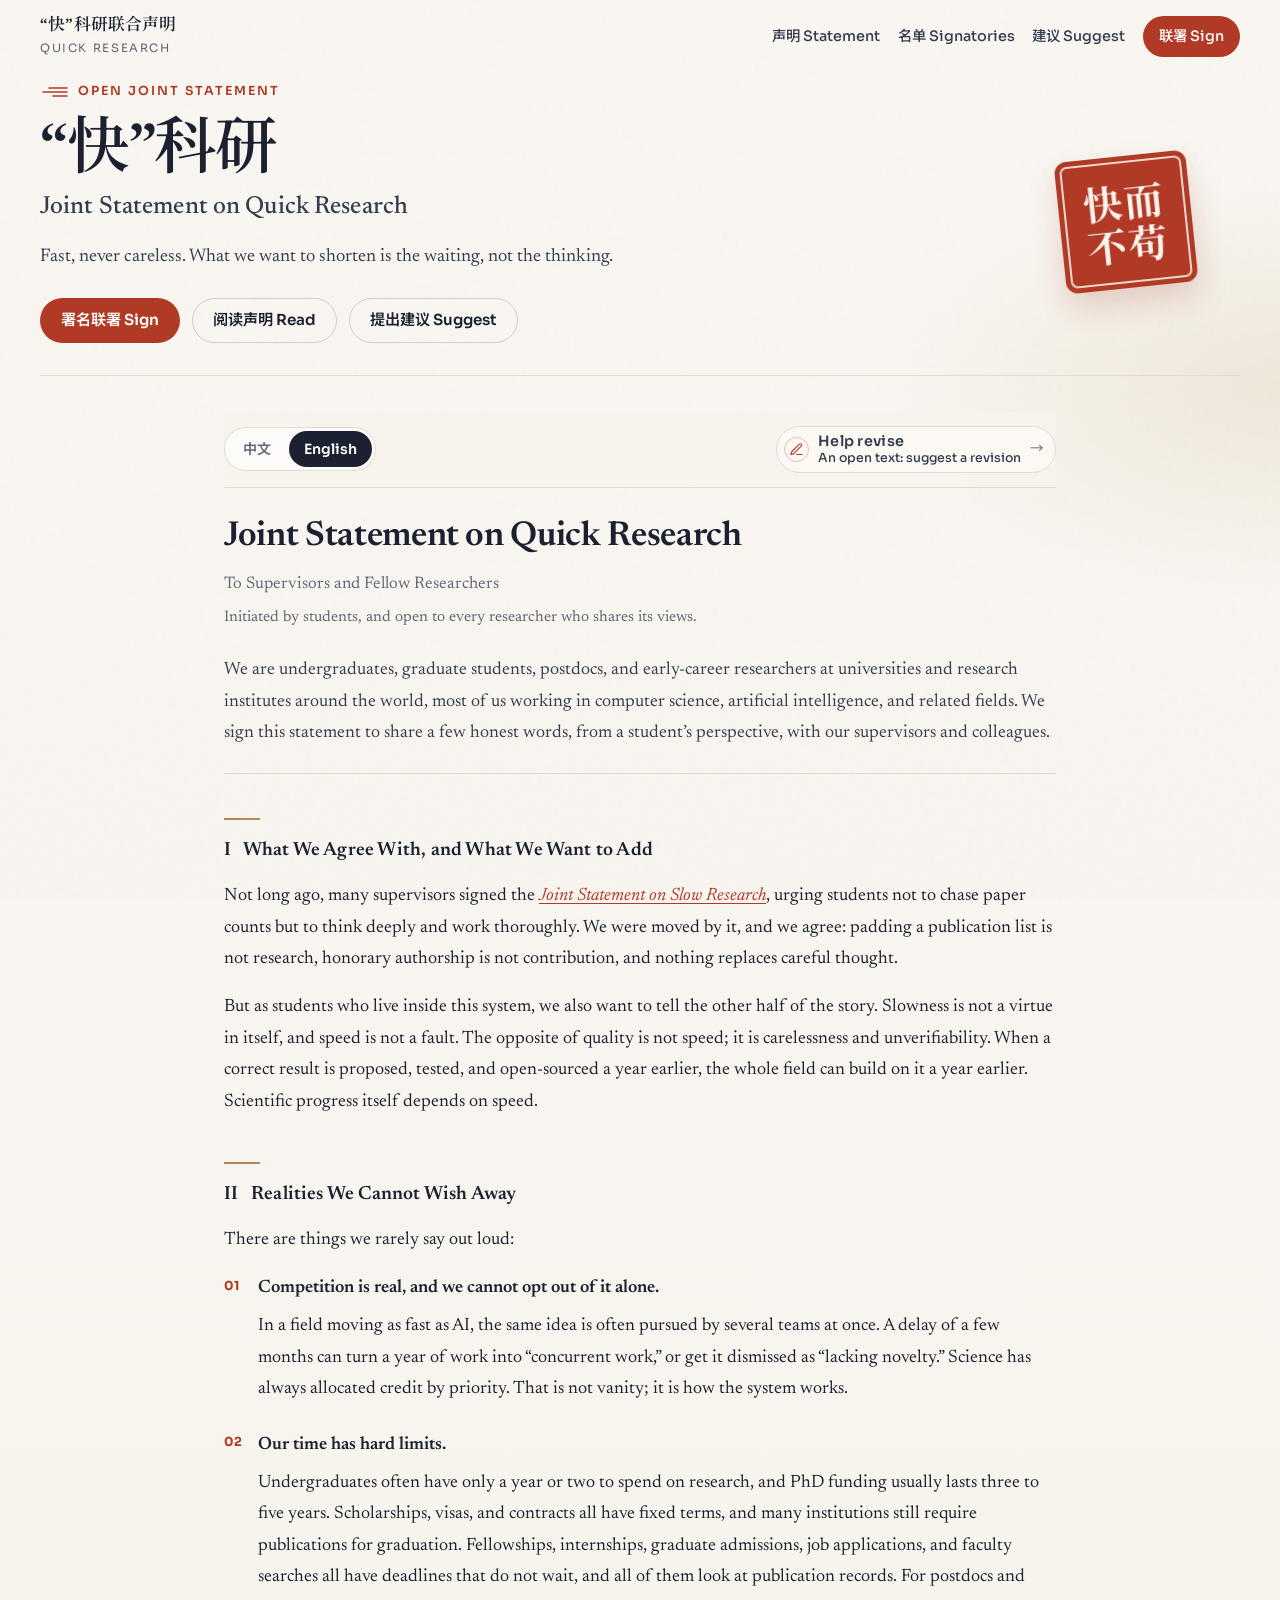
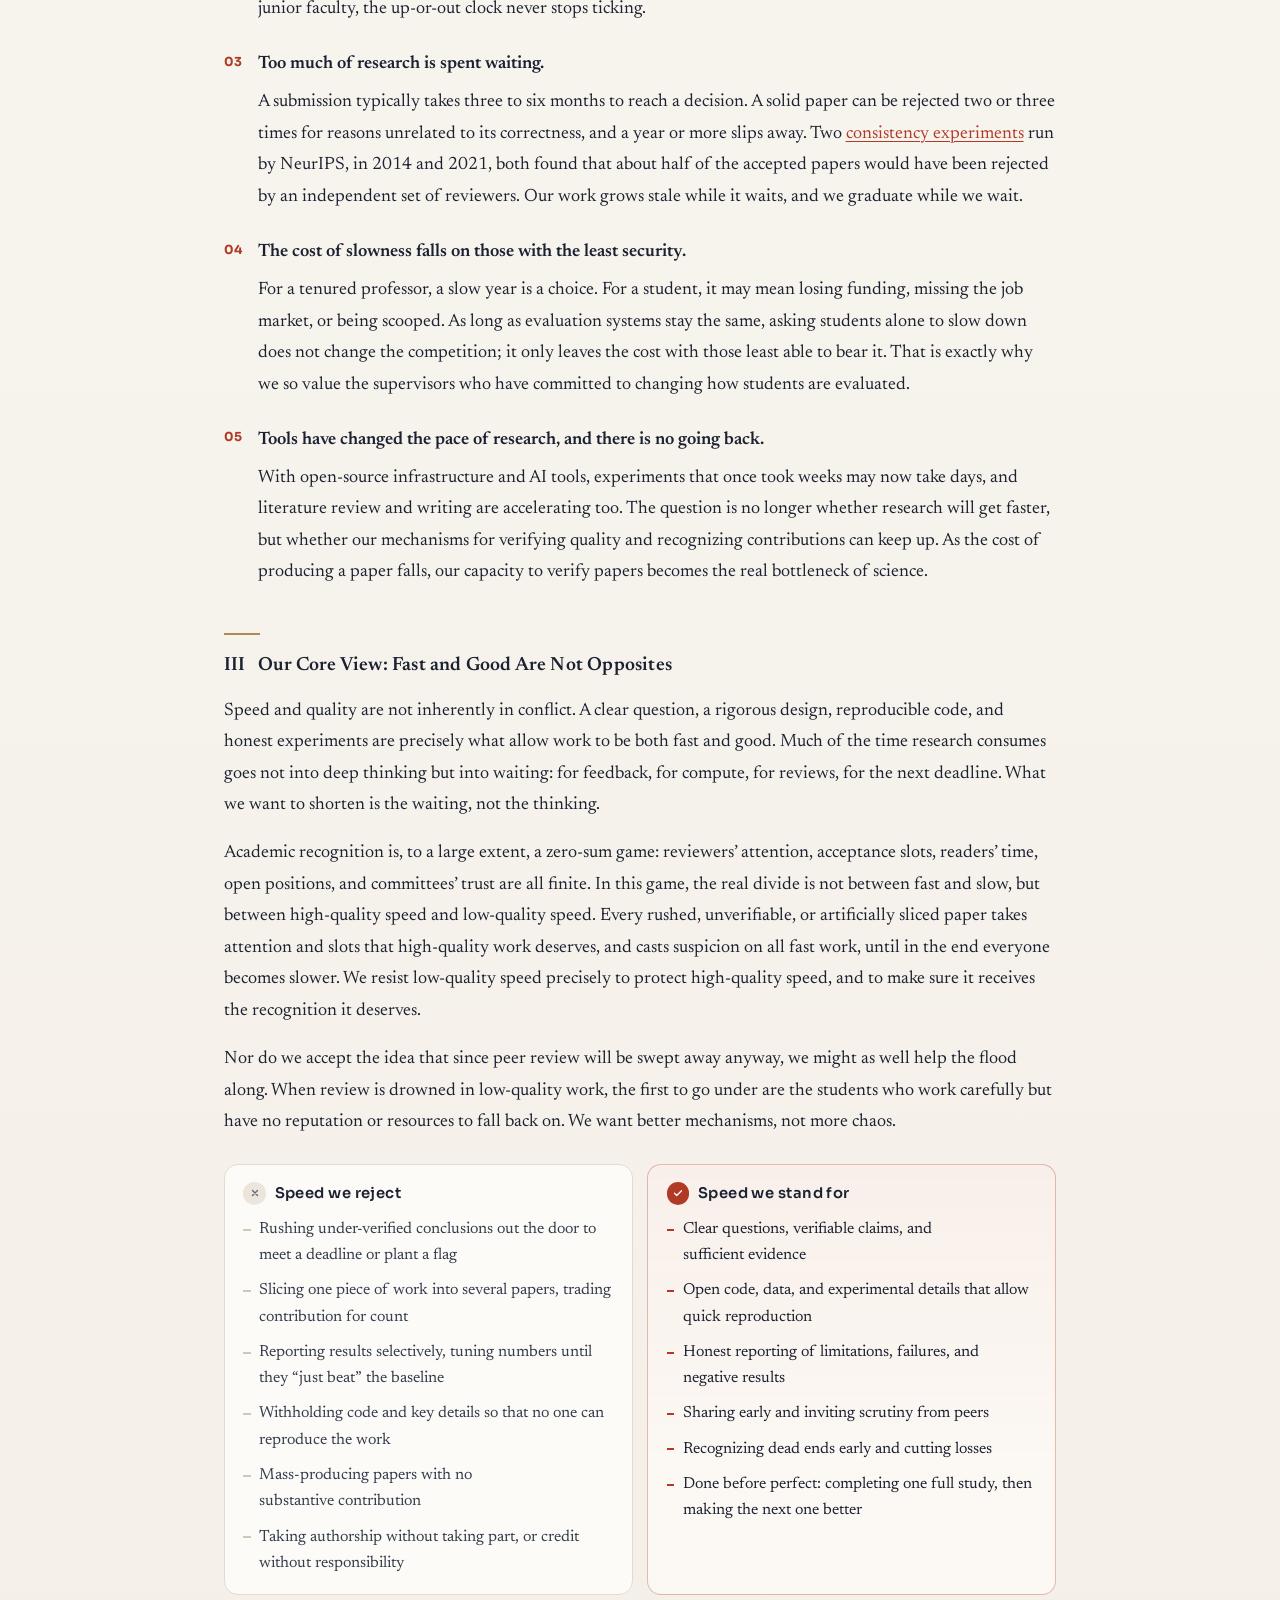
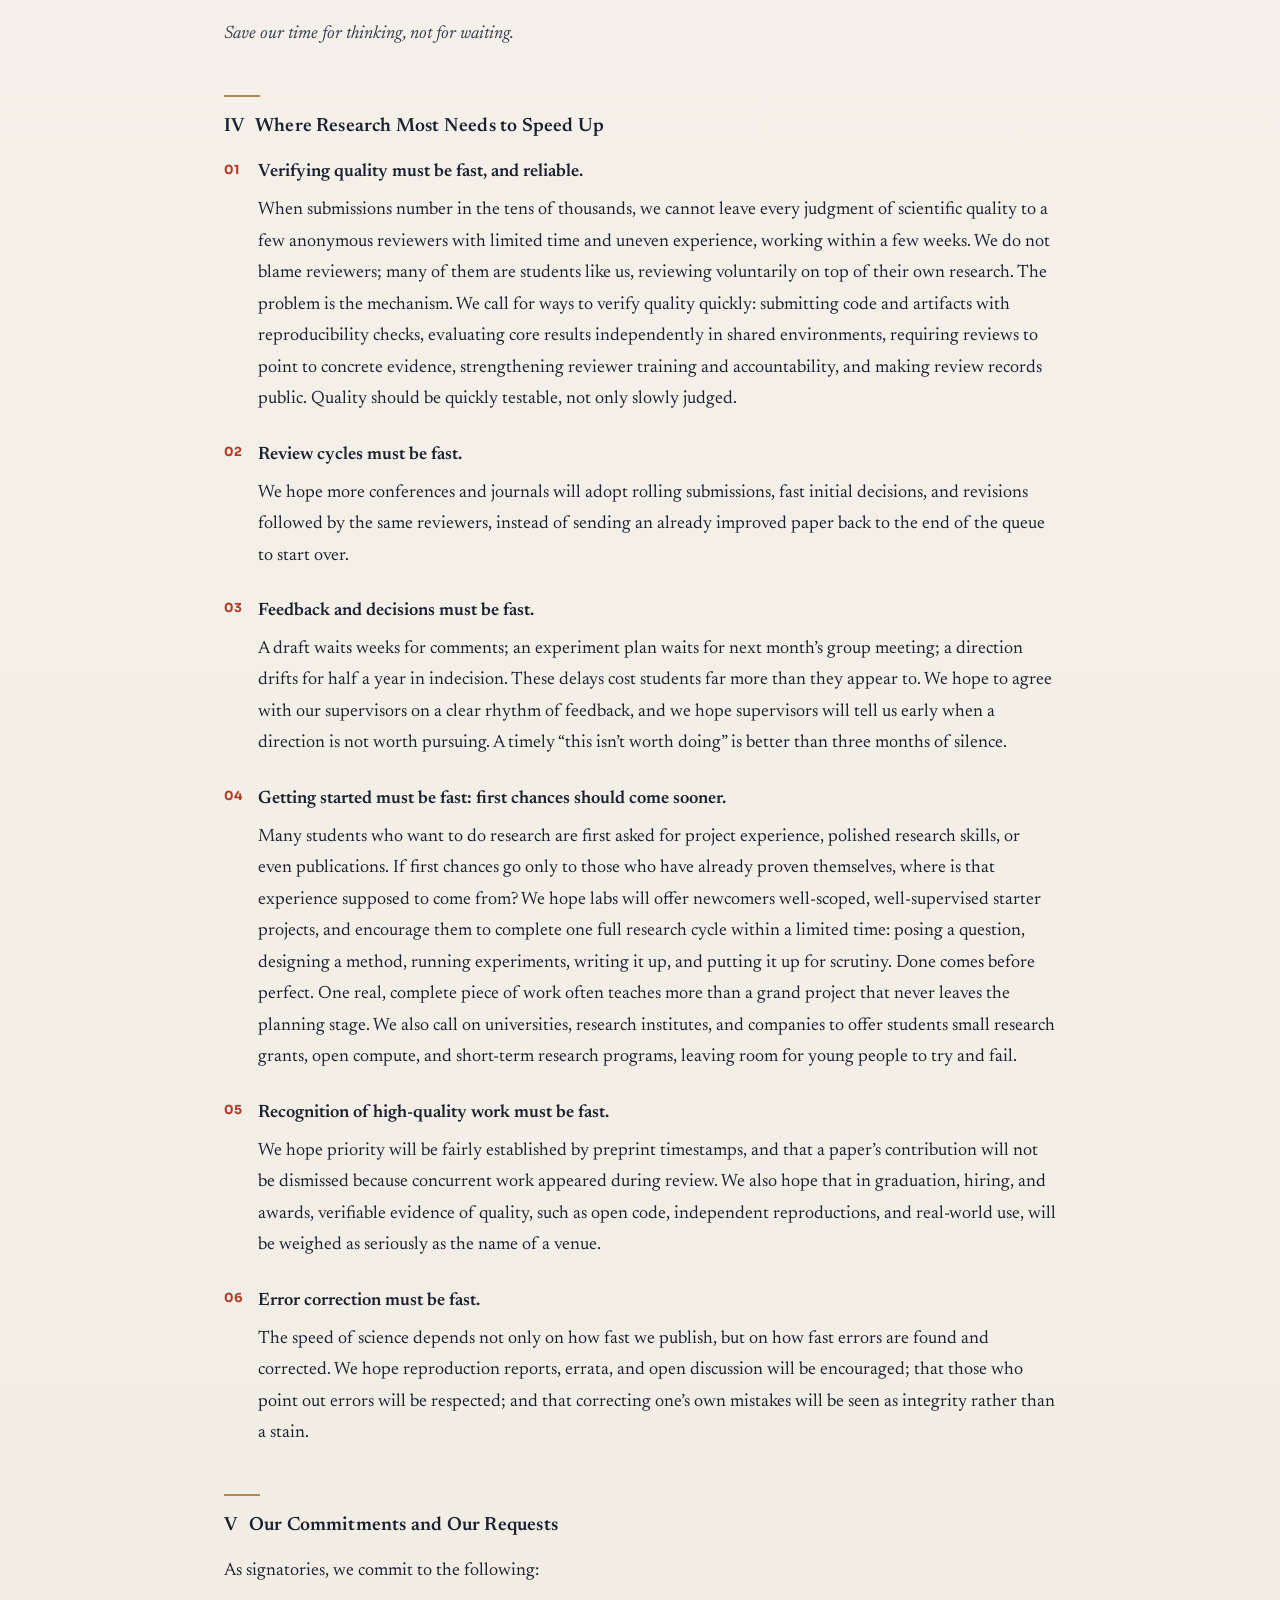
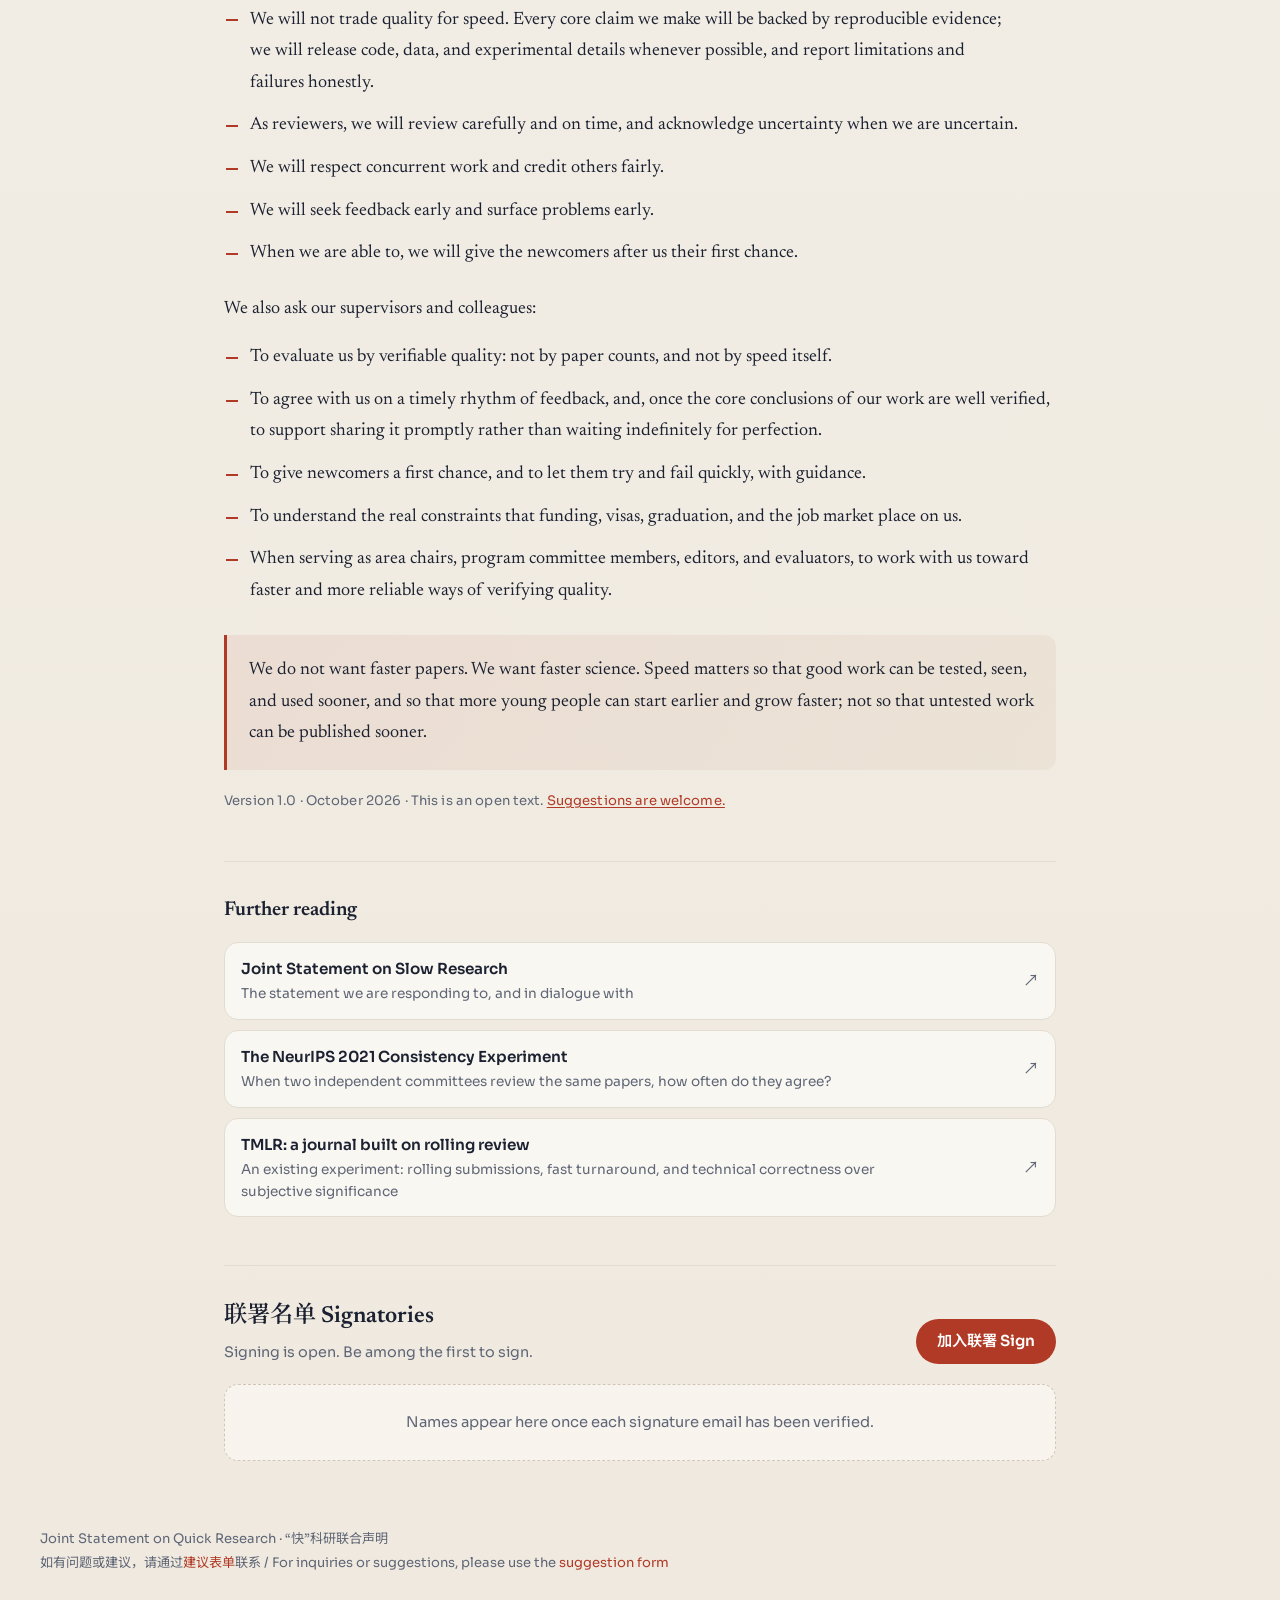
<file: index.html>
<!doctype html>
<html lang="zh-CN">
<head>
  <meta charset="utf-8">
  <meta name="viewport" content="width=device-width, initial-scale=1">
  <title>“快”科研联合声明 · Joint Statement on Quick Research</title>
  <meta name="description" content="“快”科研联合声明 / Joint Statement on Quick Research：致各位导师与科研工作者。快而不苟——我们想缩短的是等待，而不是思考。">
  <meta property="og:type" content="website">
  <meta property="og:url" content="https://quickresearch.github.io/">
  <meta property="og:title" content="“快”科研联合声明 · Joint Statement on Quick Research">
  <meta property="og:description" content="快而不苟：我们想缩短的是等待，而不是思考。Fast, never careless: shorten the waiting, not the thinking.">
  <meta name="theme-color" content="#f5f1ea">
  <link rel="icon" href="static/favicon.svg" type="image/svg+xml">
  <link rel="preconnect" href="https://fonts.googleapis.com">
  <link rel="preconnect" href="https://fonts.gstatic.com" crossorigin>
  <link rel="stylesheet" href="https://fonts.googleapis.com/css2?family=Newsreader:ital,opsz,wght@0,6..72,400;0,6..72,500;0,6..72,600;1,6..72,400;1,6..72,500&family=Noto+Sans+SC:wght@400;500;600;700&family=Noto+Serif+SC:wght@500;600;700&family=Sora:wght@400;500;600;700&display=swap" media="print" onload="this.media='all'">
  <noscript><link rel="stylesheet" href="https://fonts.googleapis.com/css2?family=Newsreader:ital,opsz,wght@0,6..72,400;0,6..72,500;0,6..72,600;1,6..72,400;1,6..72,500&family=Noto+Sans+SC:wght@400;500;600;700&family=Noto+Serif+SC:wght@500;600;700&family=Sora:wght@400;500;600;700&display=swap"></noscript>
  <link rel="stylesheet" href="static/style.css">
  <script src="static/signatories.js" defer></script>
  <script src="static/main.js" defer></script>
</head>
<body>
  <div class="site">
    <header class="masthead">
      <div class="topbar">
        <a class="brand" href="./">
          <span class="brand-mark">“快”科研联合声明</span>
          <span class="brand-sub">Quick Research</span>
        </a>
        <nav class="nav" aria-label="Primary">
          <a href="#statement">声明 Statement</a>
          <a href="#list">名单 Signatories</a>
          <a href="sign.html?mode=suggest">建议 Suggest</a>
          <a class="nav-cta" href="sign.html">联署 Sign</a>
        </nav>
      </div>
    </header>

    <section class="hero" aria-label="Introduction">
      <div class="hero-inner">
        <p class="hero-kicker">
          <svg viewBox="0 0 28 12" width="28" height="12" fill="none" aria-hidden="true">
            <path d="M9 2h18M3 6h24M13 10h14" stroke="currentColor" stroke-width="1.6" stroke-linecap="round"/>
          </svg>
          Open joint statement
        </p>
        <h1 class="hero-brand">
          “快”科研
          <span class="hero-brand-en">Joint Statement on Quick Research</span>
        </h1>
        <p class="hero-lead" data-i18n-zh="快而不苟。我们想缩短的是等待，而不是思考。" data-i18n-en="Fast, never careless. What we want to shorten is the waiting, not the thinking.">快而不苟。我们想缩短的是等待，而不是思考。</p>
        <div class="hero-actions">
          <a class="btn btn-primary" href="sign.html">署名联署 Sign</a>
          <a class="btn btn-ghost" href="#statement">阅读声明 Read</a>
          <a class="btn btn-ghost" href="sign.html?mode=suggest">提出建议 Suggest</a>
        </div>
      </div>
      <div class="seal" aria-hidden="true"><span>快而不苟</span></div>
    </section>

    <div class="rail">
      <div class="reader" id="statement">
        <div class="lang-dock">
          <div class="lang-tabs" role="tablist" aria-label="Language">
            <button type="button" class="lang-tab active" data-lang="zh" role="tab" aria-selected="true" aria-controls="panel-zh" id="tab-zh">中文</button>
            <button type="button" class="lang-tab" data-lang="en" role="tab" aria-selected="false" aria-controls="panel-en" id="tab-en" tabindex="-1">English</button>
          </div>
          <a
            class="revise-chip"
            href="sign.html?mode=suggest"
            data-aria-zh="参与修订：这是一份开放的文本，欢迎提出修改建议"
            data-aria-en="Help revise: this is an open text, and suggestions are welcome"
            aria-label="参与修订：这是一份开放的文本，欢迎提出修改建议"
          >
            <span class="revise-chip-icon" aria-hidden="true">
              <svg viewBox="0 0 24 24" width="15" height="15" fill="none" stroke="currentColor" stroke-width="1.7" stroke-linecap="round" stroke-linejoin="round">
                <path d="M12 20h9"/>
                <path d="M16.5 3.5a2.12 2.12 0 0 1 3 3L7 19l-4 1 1-4z"/>
              </svg>
            </span>
            <span class="revise-chip-text">
              <span class="revise-chip-label" data-i18n-zh="参与修订" data-i18n-en="Help revise">参与修订</span>
              <span class="revise-chip-title" data-i18n-zh="开放文本，欢迎提出修改建议" data-i18n-en="An open text: suggest a revision">开放文本，欢迎提出修改建议</span>
            </span>
            <span class="revise-chip-arrow" aria-hidden="true">→</span>
          </a>
        </div>

        <div class="lang-panel active" data-panel="zh" id="panel-zh" role="tabpanel" aria-labelledby="tab-zh">
          <article class="statement-doc" lang="zh-CN">
            <header class="doc-head">
              <h1>“快”科研联合声明</h1>
              <p class="subtitle"><strong><span class="zh-dash">——</span>致各位导师与科研工作者</strong></p>
              <p class="subtitle-note">（本声明由学生发起，也欢迎所有认同其理念的科研工作者联署）</p>
              <p class="lead">
                我们是一群来自国内外高校与科研院所的本科生、研究生、博士后与青年科研工作者，大多从事计算机科学、人工智能及相关领域的研究。我们共同签署这份声明，想从学生的视角，和各位导师与同行说几句真心话。
              </p>
            </header>

            <h2>一、我们认同的，与我们想补充的</h2>
            <p>
              不久前，许多导师联署了<a href="https://gaplab.cuhk.edu.cn/slow_research/" target="_blank" rel="noopener noreferrer">《学生“慢”科研联合声明》</a>，提醒我们不要以论文数量为目标，要把问题想深、把工作做透。我们读后深受触动，也由衷认同：灌水不是科研，挂名不是贡献，思考无可替代。
            </p>
            <p>
              但作为身处其中的学生，我们也想说出另一半真实：慢本身不是美德，快本身也不是过错。质量的反面不是速度，而是草率与无法验证。一个正确的结果早一年被提出、被检验、被开源，整个领域就能早一年站在它的肩膀上前进。科学的进步，本身就需要速度。
            </p>

            <h2>二、我们无法回避的现实</h2>
            <p>有些话，我们平时很少说出口：</p>
            <ol class="points">
              <li>
                <strong>竞争是真实的，我们无法单方面退出。</strong>
                在人工智能这样日新月异的领域，同一个想法常常有多个团队在同时推进。晚几个月，一整年的心血就可能沦为“同期工作”，甚至被评价为“缺乏新意”。科学界历来以优先权分配荣誉<span class="zh-dash">——</span>这不是虚荣，而是规则本身。
              </li>
              <li>
                <strong>我们的时间有明确的边界。</strong>
                本科阶段真正能投入科研的时间往往只有一两年，博士阶段的资助通常也只有三到五年；奖学金、签证与合同都有固定期限，不少院校仍有硬性的发表毕业要求；评奖、实习、升学、求职与教职申请都有不等人的截止日期，也都要看发表记录。对博士后与青年教师而言，“非升即走”的考核同样有一只从不停摆的时钟。
              </li>
              <li>
                <strong>等待，占据了科研中太多的时间。</strong>
                一次投稿从提交到结果往往需要三到六个月；一篇扎实的工作，可能因为与其正确性无关的原因被拒两三次，一年多就此过去。NeurIPS 在 2014 年与 2021 年进行的两次<a href="https://blog.neurips.cc/2021/12/08/the-neurips-2021-consistency-experiment/" target="_blank" rel="noopener noreferrer">一致性实验</a>都发现：约一半被录用的论文，换一组独立的审稿人就可能被拒。工作在等待中变旧，我们在等待中毕业。
              </li>
              <li>
                <strong>慢的代价，往往由最没有安全感的人承担。</strong>
                对已获长聘的教授而言，慢下来的一年是一种选择；对学生而言，这一年可能意味着资助中断、错过求职季，或被他人抢先发表。只要评价体系不变，单方面劝学生“慢下来”并不能改变竞争本身，只会把代价留给最无力承担的人。也正因如此，我们格外珍视那些承诺从评价方式上做出改变的导师。
              </li>
              <li>
                <strong>工具已经改变了科研的节奏，且不会倒退。</strong>
                借助开源基础设施与 AI 工具，过去需要数周的实验如今可能只需几天，文献调研与写作也在加速。问题不再是科研要不要变快，而是我们验证质量、认可贡献的机制能否跟上。当写出一篇论文的成本越来越低，验证一篇论文的能力，就成了科学真正的瓶颈。
              </li>
            </ol>

            <h2>三、我们的核心观点：快与好并不对立</h2>
            <p>
              速度与质量并不天然矛盾。清晰的问题、严谨的设计、可复现的代码与诚实的实验，恰恰是一项工作又快又好的前提。科研中真正耗时的，往往不是深入的思考，而是等待：等反馈、等算力、等审稿、等下一个截稿日。我们想缩短的是等待，而不是思考。
            </p>
            <p>
              学术认可在很大程度上是一场零和博弈：审稿人的精力、会议的录用名额、读者的时间、职位的数量与评审委员会的信任，都是有限的。在这场博弈中，真正的对立不在“快”与“慢”之间，而在“高质量的快”与“低质量的快”之间。每一篇仓促、无法验证或拆分凑数的论文，都在挤占高质量工作应得的注意与名额，也让所有“快”的工作蒙上怀疑，最终让所有人都变得更慢。因此，我们抵制低质量的快，正是为了保护高质量的快，让它得到应有的认可。
            </p>
            <p>
              我们也不赞成“既然评审机制终将被洪流冲垮，不如推波助澜”的想法。用低质量的洪流冲垮评审，最先被淹没的，恰恰是那些认真做事、却没有名气与资源兜底的学生。我们想要的是更好的机制，而不是更大的混乱。
            </p>
            <div class="contrast">
              <div class="contrast-col is-reject">
                <p class="contrast-title">
                  <span class="contrast-mark" aria-hidden="true"><svg viewBox="0 0 24 24" width="12" height="12" fill="none" stroke="currentColor" stroke-width="2.6" stroke-linecap="round"><path d="M7 7l10 10M17 7L7 17"/></svg></span>
                  我们抵制的快
                </p>
                <ul>
                  <li>为赶截稿或抢占先机，把未经充分验证的结论匆忙投出</li>
                  <li>把一项工作拆成多篇，以数量代替贡献</li>
                  <li>选择性报告结果，把指标调到“刚好超过”基线</li>
                  <li>隐藏代码与关键细节，让他人无从复现</li>
                  <li>批量生成缺乏实质贡献的论文</li>
                  <li>挂名而不参与，署名而不负责</li>
                </ul>
              </div>
              <div class="contrast-col is-support">
                <p class="contrast-title">
                  <span class="contrast-mark" aria-hidden="true"><svg viewBox="0 0 24 24" width="12" height="12" fill="none" stroke="currentColor" stroke-width="2.6" stroke-linecap="round" stroke-linejoin="round"><path d="M5 12.5l4.5 4.5L19 7.5"/></svg></span>
                  我们支持的快
                </p>
                <ul>
                  <li>问题清晰，主张可验证，证据充分</li>
                  <li>代码、数据与实验细节公开，可被快速复现</li>
                  <li>诚实报告局限、失败与负面结果</li>
                  <li>尽早公开，主动接受同行检验</li>
                  <li>尽早识别走不通的方向，及时止损</li>
                  <li>先完成，再完美：完整走完一次研究，再把下一次做得更好</li>
                </ul>
              </div>
            </div>
            <p class="closing-line">把时间留给思考，而不是等待。</p>

            <h2>四、科研最需要“快”起来的地方</h2>
            <ol class="points">
              <li>
                <strong>质量验证要快，而且要可靠。</strong>
                当投稿量以万计，我们不能把对科学质量的判断，全部寄托于几位时间有限、经验不一的匿名审稿人在几周内给出的意见。我们并不责怪审稿人<span class="zh-dash">——</span>他们中的许多人，正是和我们一样在繁重科研之余义务审稿的学生；问题在于机制。我们呼吁建立能够快速检验质量的机制：随投稿提交代码与实验产物并进行可复现性检查，在统一的环境中独立评测核心结果，要求审稿意见指向具体证据，加强审稿人的培训与问责，并公开评审记录。让质量可以被快速检验，而不只是被缓慢地评判。
              </li>
              <li>
                <strong>评审周期要快。</strong>
                我们希望更多会议与期刊采用滚动投稿、快速初审、由同一组审稿人跟进修改的机制，而不是让一篇已经修改完善的工作，一次次回到队尾从头再来。
              </li>
              <li>
                <strong>反馈与决策要快。</strong>
                一份草稿等上几周，一个实验方案等到下个月的组会，一个方向在犹豫中拖了半年<span class="zh-dash">——</span>这些等待对学生的代价，远比看起来更大。我们希望与导师约定清晰的反馈节奏，也希望导师在一个方向不值得继续时尽早直言。一句及时的“这个方向不值得做”，胜过三个月的沉默。
              </li>
              <li>
                <strong>起步要快：让第一次机会来得更早。</strong>
                许多学生想进入科研，却先被要求拥有项目经历、熟练的研究技能，甚至已发表的论文。如果第一次机会只留给已经证明过自己的人，经验又从何而来？我们希望实验室为新人提供有指导、范围清晰的入门课题，鼓励他们在有限的时间里完整走完一次研究：提出问题、设计方法、开展实验、写成论文、接受检验。先完成，再完美<span class="zh-dash">——</span>一项真实而完整的工作，往往比一个停留在构想中的宏大课题更能让人成长。我们也呼吁高校、科研机构与企业提供面向学生的小额科研经费、开放算力与短期研究项目，为年轻人的试错留出空间。
              </li>
              <li>
                <strong>对高质量工作的认可要快。</strong>
                我们希望以预印本时间戳公正认定优先权，不因评审期间出现的同期工作而否定一篇论文的贡献；也希望在毕业、招聘与评奖中，开源代码、独立复现与实际应用等可验证的质量证据，能与发表的会议名称一样被认真看待。
              </li>
              <li>
                <strong>纠错要快。</strong>
                科学的速度，不只取决于发表得有多快，也取决于错误被发现和纠正得有多快。我们希望复现报告、勘误与公开讨论得到鼓励，指出错误的人受到尊重，主动更正自己的错误被视为一种担当，而非污点。
              </li>
            </ol>

            <h2>五、我们的承诺与请求</h2>
            <p>作为联署者，我们承诺：</p>
            <ul class="pledge">
              <li>不以牺牲质量换取速度：让每一个核心结论都有可复现的证据支撑，尽可能公开代码、数据与实验细节，诚实报告局限与失败。</li>
              <li>作为审稿人，认真、准时地审稿；对不确定的判断，坦承不确定。</li>
              <li>尊重同期工作，公正引用他人的贡献。</li>
              <li>尽早寻求反馈，尽早暴露问题。</li>
              <li>当我们有能力时，也为后来的新人提供第一次机会。</li>
            </ul>
            <p>我们也恳请各位导师与同行：</p>
            <ul class="pledge">
              <li>以可验证的质量<span class="zh-dash">——</span>而不是论文数量，也不是速度本身<span class="zh-dash">——</span>来评价我们。</li>
              <li>与我们约定及时反馈的节奏；在工作的核心结论经过充分验证后，支持我们及时公开，而不必为追求“完美”无限期等待。</li>
              <li>给新人第一次机会，并在有指导的前提下，容许他们快速试错。</li>
              <li>理解资助、签证、毕业与求职节点给我们带来的真实约束。</li>
              <li>在担任领域主席、程序委员、编辑与评审委员时，与我们一起推动更快、更可靠的质量验证机制。</li>
            </ul>
            <p class="closing">
              我们想要的不是更快的论文，而是更快的科学。快，是为了让好的工作更早被检验、被看见、被使用，也让更多年轻人更早开始、更快成长；而不是让未经检验的东西更早被发表。
            </p>
            <p class="doc-meta">声明版本 v1.0 · 2026 年 10 月 · 这是一份开放的文本，<a href="sign.html?mode=suggest">欢迎提出修改建议</a></p>
          </article>
        </div>

        <div class="lang-panel" data-panel="en" id="panel-en" role="tabpanel" aria-labelledby="tab-en" hidden>
          <article class="statement-doc" lang="en">
            <header class="doc-head">
              <h1>Joint Statement on Quick Research</h1>
              <p class="subtitle">To Supervisors and Fellow Researchers</p>
              <p class="subtitle-note">Initiated by students, and open to every researcher who shares its views.</p>
              <p class="lead">
                We are undergraduates, graduate students, postdocs, and early-career researchers at universities and research institutes around the world, most of us working in computer science, artificial intelligence, and related fields. We sign this statement to share a few honest words, from a student’s perspective, with our supervisors and colleagues.
              </p>
            </header>

            <h2>I &nbsp; What We Agree With, and What We Want to Add</h2>
            <p>
              Not long ago, many supervisors signed the <a href="https://gaplab.cuhk.edu.cn/slow_research/" target="_blank" rel="noopener noreferrer"><em>Joint Statement on Slow Research</em></a>, urging students not to chase paper counts but to think deeply and work thoroughly. We were moved by it, and we agree: padding a publication list is not research, honorary authorship is not contribution, and nothing replaces careful thought.
            </p>
            <p>
              But as students who live inside this system, we also want to tell the other half of the story. Slowness is not a virtue in itself, and speed is not a fault. The opposite of quality is not speed; it is carelessness and unverifiability. When a correct result is proposed, tested, and open-sourced a year earlier, the whole field can build on it a year earlier. Scientific progress itself depends on speed.
            </p>

            <h2>II &nbsp; Realities We Cannot Wish Away</h2>
            <p>There are things we rarely say out loud:</p>
            <ol class="points">
              <li>
                <strong>Competition is real, and we cannot opt out of it alone.</strong>
                In a field moving as fast as AI, the same idea is often pursued by several teams at once. A delay of a few months can turn a year of work into “concurrent work,” or get it dismissed as “lacking novelty.” Science has always allocated credit by priority. That is not vanity; it is how the system works.
              </li>
              <li>
                <strong>Our time has hard limits.</strong>
                Undergraduates often have only a year or two to spend on research, and PhD funding usually lasts three to five years. Scholarships, visas, and contracts all have fixed terms, and many institutions still require publications for graduation. Fellowships, internships, graduate admissions, job applications, and faculty searches all have deadlines that do not wait, and all of them look at publication records. For postdocs and junior faculty, the up-or-out clock never stops ticking.
              </li>
              <li>
                <strong>Too much of research is spent waiting.</strong>
                A submission typically takes three to six months to reach a decision. A solid paper can be rejected two or three times for reasons unrelated to its correctness, and a year or more slips away. Two <a href="https://blog.neurips.cc/2021/12/08/the-neurips-2021-consistency-experiment/" target="_blank" rel="noopener noreferrer">consistency experiments</a> run by NeurIPS, in 2014 and 2021, both found that about half of the accepted papers would have been rejected by an independent set of reviewers. Our work grows stale while it waits, and we graduate while we wait.
              </li>
              <li>
                <strong>The cost of slowness falls on those with the least security.</strong>
                For a tenured professor, a slow year is a choice. For a student, it may mean losing funding, missing the job market, or being scooped. As long as evaluation systems stay the same, asking students alone to slow down does not change the competition; it only leaves the cost with those least able to bear it. That is exactly why we so value the supervisors who have committed to changing how students are evaluated.
              </li>
              <li>
                <strong>Tools have changed the pace of research, and there is no going back.</strong>
                With open-source infrastructure and AI tools, experiments that once took weeks may now take days, and literature review and writing are accelerating too. The question is no longer whether research will get faster, but whether our mechanisms for verifying quality and recognizing contributions can keep up. As the cost of producing a paper falls, our capacity to verify papers becomes the real bottleneck of science.
              </li>
            </ol>

            <h2>III &nbsp; Our Core View: Fast and Good Are Not Opposites</h2>
            <p>
              Speed and quality are not inherently in conflict. A clear question, a rigorous design, reproducible code, and honest experiments are precisely what allow work to be both fast and good. Much of the time research consumes goes not into deep thinking but into waiting: for feedback, for compute, for reviews, for the next deadline. What we want to shorten is the waiting, not the thinking.
            </p>
            <p>
              Academic recognition is, to a large extent, a zero-sum game: reviewers’ attention, acceptance slots, readers’ time, open positions, and committees’ trust are all finite. In this game, the real divide is not between fast and slow, but between high-quality speed and low-quality speed. Every rushed, unverifiable, or artificially sliced paper takes attention and slots that high-quality work deserves, and casts suspicion on all fast work, until in the end everyone becomes slower. We resist low-quality speed precisely to protect high-quality speed, and to make sure it receives the recognition it deserves.
            </p>
            <p>
              Nor do we accept the idea that since peer review will be swept away anyway, we might as well help the flood along. When review is drowned in low-quality work, the first to go under are the students who work carefully but have no reputation or resources to fall back on. We want better mechanisms, not more chaos.
            </p>
            <div class="contrast">
              <div class="contrast-col is-reject">
                <p class="contrast-title">
                  <span class="contrast-mark" aria-hidden="true"><svg viewBox="0 0 24 24" width="12" height="12" fill="none" stroke="currentColor" stroke-width="2.6" stroke-linecap="round"><path d="M7 7l10 10M17 7L7 17"/></svg></span>
                  Speed we reject
                </p>
                <ul>
                  <li>Rushing under-verified conclusions out the door to meet a deadline or plant a flag</li>
                  <li>Slicing one piece of work into several papers, trading contribution for count</li>
                  <li>Reporting results selectively, tuning numbers until they “just beat” the baseline</li>
                  <li>Withholding code and key details so that no one can reproduce the work</li>
                  <li>Mass-producing papers with no substantive contribution</li>
                  <li>Taking authorship without taking part, or credit without responsibility</li>
                </ul>
              </div>
              <div class="contrast-col is-support">
                <p class="contrast-title">
                  <span class="contrast-mark" aria-hidden="true"><svg viewBox="0 0 24 24" width="12" height="12" fill="none" stroke="currentColor" stroke-width="2.6" stroke-linecap="round" stroke-linejoin="round"><path d="M5 12.5l4.5 4.5L19 7.5"/></svg></span>
                  Speed we stand for
                </p>
                <ul>
                  <li>Clear questions, verifiable claims, and sufficient evidence</li>
                  <li>Open code, data, and experimental details that allow quick reproduction</li>
                  <li>Honest reporting of limitations, failures, and negative results</li>
                  <li>Sharing early and inviting scrutiny from peers</li>
                  <li>Recognizing dead ends early and cutting losses</li>
                  <li>Done before perfect: completing one full study, then making the next one better</li>
                </ul>
              </div>
            </div>
            <p class="closing-line">Save our time for thinking, not for waiting.</p>

            <h2>IV &nbsp; Where Research Most Needs to Speed Up</h2>
            <ol class="points">
              <li>
                <strong>Verifying quality must be fast, and reliable.</strong>
                When submissions number in the tens of thousands, we cannot leave every judgment of scientific quality to a few anonymous reviewers with limited time and uneven experience, working within a few weeks. We do not blame reviewers; many of them are students like us, reviewing voluntarily on top of their own research. The problem is the mechanism. We call for ways to verify quality quickly: submitting code and artifacts with reproducibility checks, evaluating core results independently in shared environments, requiring reviews to point to concrete evidence, strengthening reviewer training and accountability, and making review records public. Quality should be quickly testable, not only slowly judged.
              </li>
              <li>
                <strong>Review cycles must be fast.</strong>
                We hope more conferences and journals will adopt rolling submissions, fast initial decisions, and revisions followed by the same reviewers, instead of sending an already improved paper back to the end of the queue to start over.
              </li>
              <li>
                <strong>Feedback and decisions must be fast.</strong>
                A draft waits weeks for comments; an experiment plan waits for next month’s group meeting; a direction drifts for half a year in indecision. These delays cost students far more than they appear to. We hope to agree with our supervisors on a clear rhythm of feedback, and we hope supervisors will tell us early when a direction is not worth pursuing. A timely “this isn’t worth doing” is better than three months of silence.
              </li>
              <li>
                <strong>Getting started must be fast: first chances should come sooner.</strong>
                Many students who want to do research are first asked for project experience, polished research skills, or even publications. If first chances go only to those who have already proven themselves, where is that experience supposed to come from? We hope labs will offer newcomers well-scoped, well-supervised starter projects, and encourage them to complete one full research cycle within a limited time: posing a question, designing a method, running experiments, writing it up, and putting it up for scrutiny. Done comes before perfect. One real, complete piece of work often teaches more than a grand project that never leaves the planning stage. We also call on universities, research institutes, and companies to offer students small research grants, open compute, and short-term research programs, leaving room for young people to try and fail.
              </li>
              <li>
                <strong>Recognition of high-quality work must be fast.</strong>
                We hope priority will be fairly established by preprint timestamps, and that a paper’s contribution will not be dismissed because concurrent work appeared during review. We also hope that in graduation, hiring, and awards, verifiable evidence of quality, such as open code, independent reproductions, and real-world use, will be weighed as seriously as the name of a venue.
              </li>
              <li>
                <strong>Error correction must be fast.</strong>
                The speed of science depends not only on how fast we publish, but on how fast errors are found and corrected. We hope reproduction reports, errata, and open discussion will be encouraged; that those who point out errors will be respected; and that correcting one’s own mistakes will be seen as integrity rather than a stain.
              </li>
            </ol>

            <h2>V &nbsp; Our Commitments and Our Requests</h2>
            <p>As signatories, we commit to the following:</p>
            <ul class="pledge">
              <li>We will not trade quality for speed. Every core claim we make will be backed by reproducible evidence; we will release code, data, and experimental details whenever possible, and report limitations and failures honestly.</li>
              <li>As reviewers, we will review carefully and on time, and acknowledge uncertainty when we are uncertain.</li>
              <li>We will respect concurrent work and credit others fairly.</li>
              <li>We will seek feedback early and surface problems early.</li>
              <li>When we are able to, we will give the newcomers after us their first chance.</li>
            </ul>
            <p>We also ask our supervisors and colleagues:</p>
            <ul class="pledge">
              <li>To evaluate us by verifiable quality: not by paper counts, and not by speed itself.</li>
              <li>To agree with us on a timely rhythm of feedback, and, once the core conclusions of our work are well verified, to support sharing it promptly rather than waiting indefinitely for perfection.</li>
              <li>To give newcomers a first chance, and to let them try and fail quickly, with guidance.</li>
              <li>To understand the real constraints that funding, visas, graduation, and the job market place on us.</li>
              <li>When serving as area chairs, program committee members, editors, and evaluators, to work with us toward faster and more reliable ways of verifying quality.</li>
            </ul>
            <p class="closing">
              We do not want faster papers. We want faster science. Speed matters so that good work can be tested, seen, and used sooner, and so that more young people can start earlier and grow faster; not so that untested work can be published sooner.
            </p>
            <p class="doc-meta">Version 1.0 · October 2026 · This is an open text. <a href="sign.html?mode=suggest">Suggestions are welcome.</a></p>
          </article>
        </div>

        <section class="reading" aria-labelledby="reading-title">
          <h2 id="reading-title" data-i18n-zh="延伸阅读" data-i18n-en="Further reading">延伸阅读</h2>
          <ul class="reading-list">
            <li>
              <a href="https://gaplab.cuhk.edu.cn/slow_research/" target="_blank" rel="noopener noreferrer">
                <span class="reading-name" data-i18n-zh="学生“慢”科研联合声明" data-i18n-en="Joint Statement on Slow Research">学生“慢”科研联合声明</span>
                <span class="reading-desc" data-i18n-zh="本声明所回应、并与之对话的倡议" data-i18n-en="The statement we are responding to, and in dialogue with">本声明所回应、并与之对话的倡议</span>
                <span class="reading-arrow" aria-hidden="true">↗</span>
              </a>
            </li>
            <li>
              <a href="https://blog.neurips.cc/2021/12/08/the-neurips-2021-consistency-experiment/" target="_blank" rel="noopener noreferrer">
                <span class="reading-name" data-i18n-zh="NeurIPS 2021 一致性实验" data-i18n-en="The NeurIPS 2021 Consistency Experiment">NeurIPS 2021 一致性实验</span>
                <span class="reading-desc" data-i18n-zh="同一批论文交给两组独立的审稿人，结论有多一致？" data-i18n-en="When two independent committees review the same papers, how often do they agree?">同一批论文交给两组独立的审稿人，结论有多一致？</span>
                <span class="reading-arrow" aria-hidden="true">↗</span>
              </a>
            </li>
            <li>
              <a href="https://jmlr.org/tmlr/" target="_blank" rel="noopener noreferrer">
                <span class="reading-name" data-i18n-zh="TMLR：一份滚动评审的期刊" data-i18n-en="TMLR: a journal built on rolling review">TMLR：一份滚动评审的期刊</span>
                <span class="reading-desc" data-i18n-zh="已有的尝试：滚动投稿、快速周转，强调技术正确性而非主观的重要性" data-i18n-en="An existing experiment: rolling submissions, fast turnaround, and technical correctness over subjective significance">已有的尝试：滚动投稿、快速周转，强调技术正确性而非主观的重要性</span>
                <span class="reading-arrow" aria-hidden="true">↗</span>
              </a>
            </li>
          </ul>
        </section>

        <section class="signatories" id="list" aria-labelledby="sig-title">
          <div class="signatories-head">
            <div>
              <h2 id="sig-title">联署名单 Signatories</h2>
              <p class="count-line" id="sig-count" aria-live="polite">联署已开放，欢迎成为首批联署者。</p>
            </div>
            <a class="btn btn-primary" href="sign.html">加入联署 Sign</a>
          </div>

          <div class="table-wrap" id="sig-table" hidden>
            <table class="sig-table">
              <thead>
                <tr>
                  <th scope="col" data-i18n-zh="姓名" data-i18n-en="Name">姓名</th>
                  <th scope="col" data-i18n-zh="身份 / 职位" data-i18n-en="Position">身份 / 职位</th>
                  <th scope="col" data-i18n-zh="单位" data-i18n-en="Institute">单位</th>
                </tr>
              </thead>
              <tbody id="sig-body"></tbody>
            </table>
          </div>
          <div class="sig-empty" id="sig-empty">
            <p data-i18n-zh="收到联署邮件并核实后，名单会在这里陆续公布。" data-i18n-en="Names appear here once each signature email has been verified.">收到联署邮件并核实后，名单会在这里陆续公布。</p>
          </div>
          <noscript>
            <p class="hint">请启用 JavaScript 以查看联署名单。/ Please enable JavaScript to view the list of signatories.</p>
          </noscript>
        </section>
      </div>
    </div>

    <footer class="footer">
      <p>Joint Statement on Quick Research · “快”科研联合声明</p>
      <p>
        如有问题或建议，请通过<a href="sign.html?mode=suggest">建议表单</a>联系 /
        For inquiries or suggestions, please use the <a href="sign.html?mode=suggest">suggestion form</a>
      </p>
    </footer>
  </div>
</body>
</html>
</file>
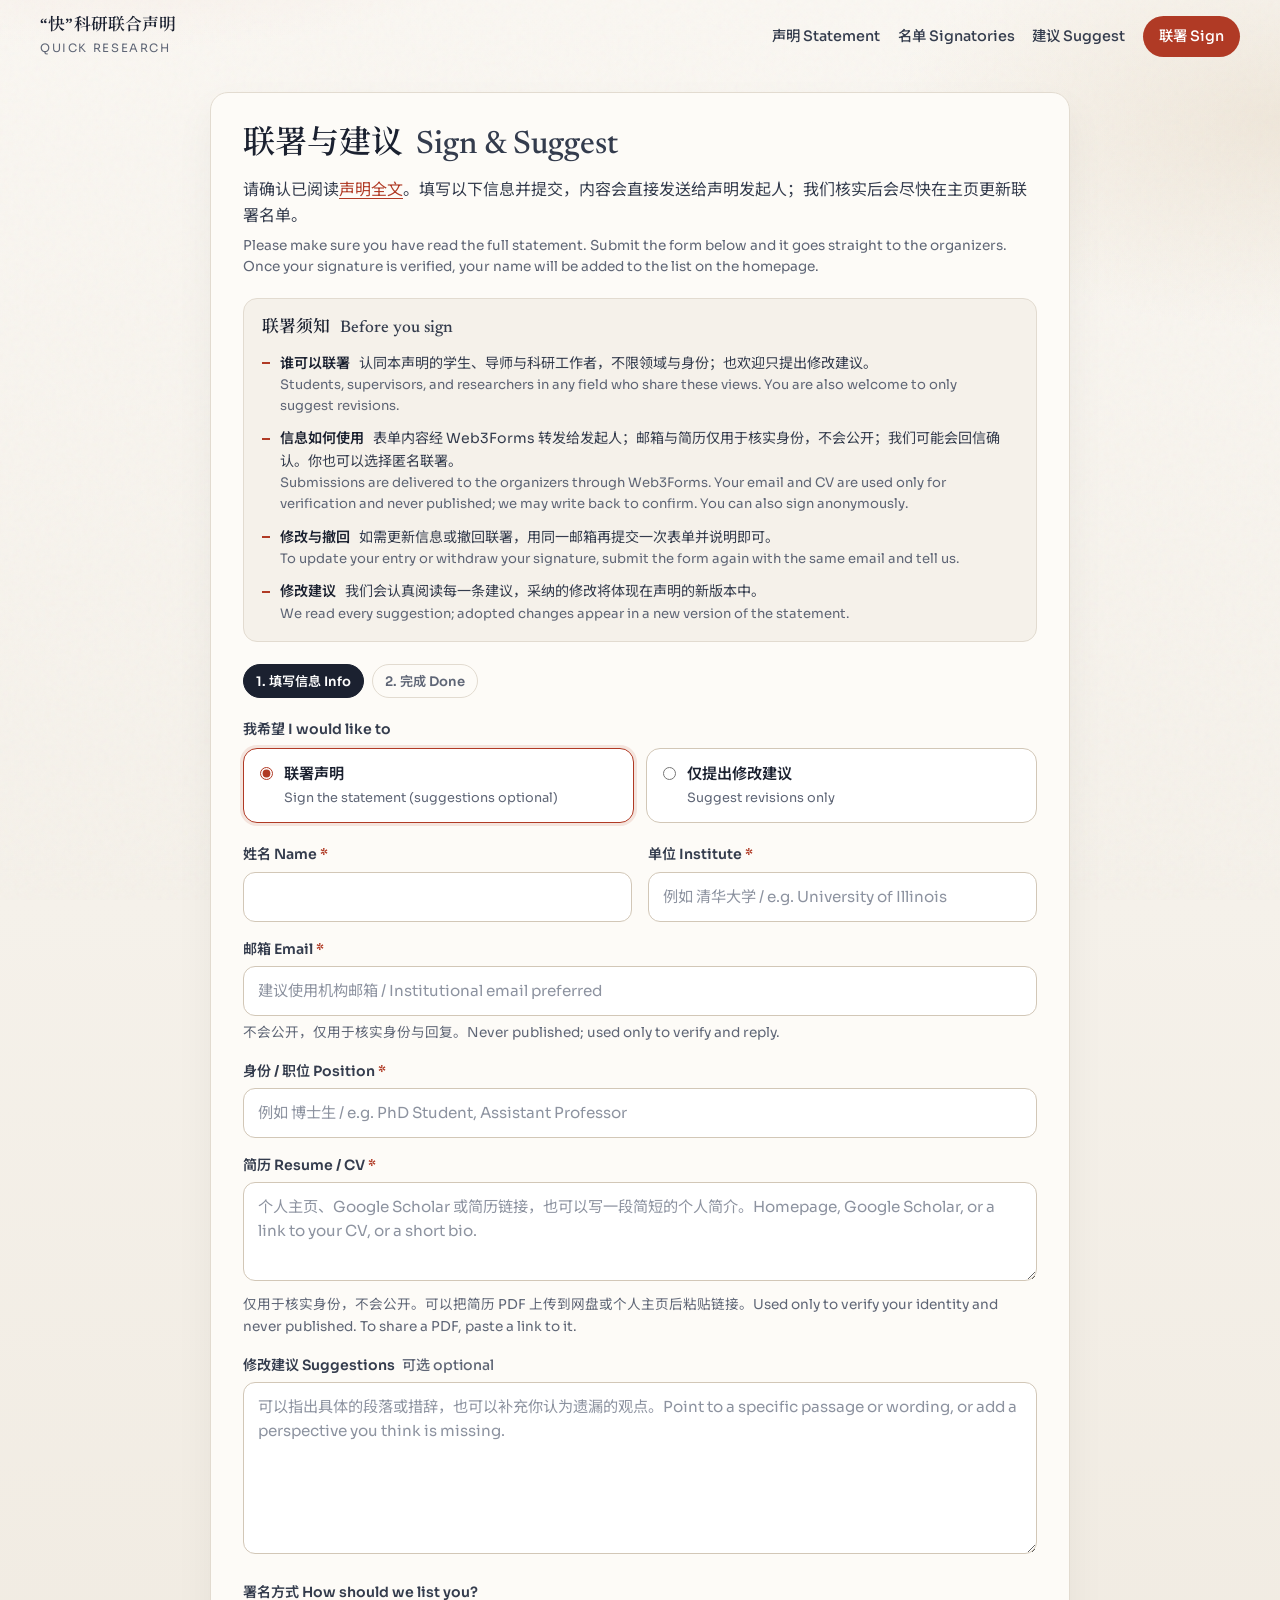
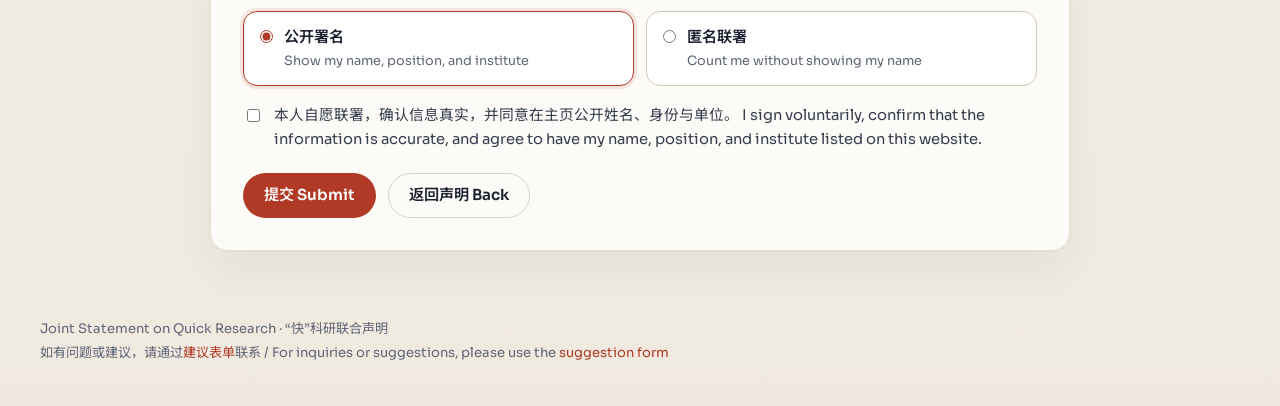
<file: sign.html>
<!doctype html>
<html lang="zh-CN">
<head>
  <meta charset="utf-8">
  <meta name="viewport" content="width=device-width, initial-scale=1">
  <title>联署与建议 · “快”科研联合声明 · Sign &amp; Suggest</title>
  <meta name="description" content="联署《“快”科研联合声明》或提出修改建议 / Sign the Joint Statement on Quick Research or suggest revisions.">
  <meta name="theme-color" content="#f5f1ea">
  <link rel="icon" href="static/favicon.svg" type="image/svg+xml">
  <link rel="preconnect" href="https://fonts.googleapis.com">
  <link rel="preconnect" href="https://fonts.gstatic.com" crossorigin>
  <link rel="stylesheet" href="https://fonts.googleapis.com/css2?family=Newsreader:ital,opsz,wght@0,6..72,400;0,6..72,500;0,6..72,600;1,6..72,400;1,6..72,500&family=Noto+Sans+SC:wght@400;500;600;700&family=Noto+Serif+SC:wght@500;600;700&family=Sora:wght@400;500;600;700&display=swap" media="print" onload="this.media='all'">
  <noscript><link rel="stylesheet" href="https://fonts.googleapis.com/css2?family=Newsreader:ital,opsz,wght@0,6..72,400;0,6..72,500;0,6..72,600;1,6..72,400;1,6..72,500&family=Noto+Sans+SC:wght@400;500;600;700&family=Noto+Serif+SC:wght@500;600;700&family=Sora:wght@400;500;600;700&display=swap"></noscript>
  <link rel="stylesheet" href="static/style.css">
  <script src="static/sign.js" defer></script>
</head>
<body>
  <div class="site">
    <header class="masthead">
      <div class="topbar">
        <a class="brand" href="./">
          <span class="brand-mark">“快”科研联合声明</span>
          <span class="brand-sub">Quick Research</span>
        </a>
        <nav class="nav" aria-label="Primary">
          <a href="./#statement">声明 Statement</a>
          <a href="./#list">名单 Signatories</a>
          <a href="sign.html?mode=suggest">建议 Suggest</a>
          <a class="nav-cta" href="sign.html">联署 Sign</a>
        </nav>
      </div>
    </header>

    <main class="page">
      <section class="form-shell" aria-labelledby="sign-title">
        <h1 id="sign-title">联署与建议 <span class="title-en">Sign &amp; Suggest</span></h1>
        <p class="lede">
          请确认已阅读<a href="./#statement">声明全文</a>。填写以下信息并提交，内容会直接发送给声明发起人；我们核实后会尽快在主页更新联署名单。
        </p>
        <p class="hint">
          Please make sure you have read the full statement. Submit the form below and it goes straight to the organizers. Once your signature is verified, your name will be added to the list on the homepage.
        </p>

        <div class="notes">
          <p class="notes-title">联署须知 <span class="title-en">Before you sign</span></p>
          <ul>
            <li>
              <strong>谁可以联署</strong>
              认同本声明的学生、导师与科研工作者，不限领域与身份；也欢迎只提出修改建议。
              <span>Students, supervisors, and researchers in any field who share these views. You are also welcome to only suggest revisions.</span>
            </li>
            <li>
              <strong>信息如何使用</strong>
              表单内容经 Web3Forms 转发给发起人；邮箱与简历仅用于核实身份，不会公开；我们可能会回信确认。你也可以选择匿名联署。
              <span>Submissions are delivered to the organizers through Web3Forms. Your email and CV are used only for verification and never published; we may write back to confirm. You can also sign anonymously.</span>
            </li>
            <li>
              <strong>修改与撤回</strong>
              如需更新信息或撤回联署，用同一邮箱再提交一次表单并说明即可。
              <span>To update your entry or withdraw your signature, submit the form again with the same email and tell us.</span>
            </li>
            <li>
              <strong>修改建议</strong>
              我们会认真阅读每一条建议，采纳的修改将体现在声明的新版本中。
              <span>We read every suggestion; adopted changes appear in a new version of the statement.</span>
            </li>
          </ul>
        </div>

        <div class="steps">
          <div class="step active" data-step="1">1. 填写信息 Info</div>
          <div class="step" data-step="2">2. 完成 Done</div>
        </div>

        <form id="sign-form" data-version="v1.0">
          <fieldset class="mode-switch">
            <legend>我希望 I would like to</legend>
            <div class="mode-options">
              <label class="mode-option">
                <input type="radio" name="mode" value="sign" checked>
                <span>
                  <strong>联署声明</strong>
                  <small>Sign the statement (suggestions optional)</small>
                </span>
              </label>
              <label class="mode-option">
                <input type="radio" name="mode" value="suggest">
                <span>
                  <strong>仅提出修改建议</strong>
                  <small>Suggest revisions only</small>
                </span>
              </label>
            </div>
          </fieldset>

          <div class="grid two">
            <div>
              <label for="name">姓名 Name <span class="req">*</span></label>
              <input id="name" name="name" required maxlength="80" autocomplete="name">
            </div>
            <div>
              <label for="institute">单位 Institute <span class="req">*</span></label>
              <input id="institute" name="institute" required maxlength="160" autocomplete="organization" placeholder="例如 清华大学 / e.g. University of Illinois">
            </div>
          </div>

          <div class="field">
            <label for="email">邮箱 Email <span class="req">*</span></label>
            <input id="email" name="email" type="email" required maxlength="160" autocomplete="email" placeholder="建议使用机构邮箱 / Institutional email preferred">
            <p class="hint">不会公开，仅用于核实身份与回复。Never published; used only to verify and reply.</p>
          </div>

          <div class="field">
            <label for="position">
              身份 / 职位 Position
              <span class="req" data-show-in="sign">*</span>
              <span class="optional" data-show-in="suggest" hidden>可选 optional</span>
            </label>
            <input id="position" name="position" required maxlength="80" list="position-options" placeholder="例如 博士生 / e.g. PhD Student, Assistant Professor">
            <datalist id="position-options">
              <option value="本科生 Undergraduate Student"></option>
              <option value="硕士生 Master's Student"></option>
              <option value="博士生 PhD Student"></option>
              <option value="博士后 Postdoctoral Researcher"></option>
              <option value="助理教授 Assistant Professor"></option>
              <option value="副教授 Associate Professor"></option>
              <option value="教授 Professor"></option>
              <option value="研究员 Research Scientist"></option>
              <option value="工程师 Engineer"></option>
            </datalist>
          </div>

          <div class="field">
            <label for="resume">
              简历 Resume / CV
              <span class="req" data-show-in="sign">*</span>
              <span class="optional" data-show-in="suggest" hidden>可选 optional</span>
            </label>
            <textarea id="resume" name="resume" rows="3" required maxlength="2000" placeholder="个人主页、Google Scholar 或简历链接，也可以写一段简短的个人简介。Homepage, Google Scholar, or a link to your CV, or a short bio."></textarea>
            <p class="hint">仅用于核实身份，不会公开。可以把简历 PDF 上传到网盘或个人主页后粘贴链接。Used only to verify your identity and never published. To share a PDF, paste a link to it.</p>
          </div>

          <div class="field">
            <label for="suggestions">
              修改建议 Suggestions
              <span class="req" data-show-in="suggest" hidden>*</span>
              <span class="optional" data-show-in="sign">可选 optional</span>
            </label>
            <textarea id="suggestions" name="suggestions" rows="6" maxlength="6000" placeholder="可以指出具体的段落或措辞，也可以补充你认为遗漏的观点。Point to a specific passage or wording, or add a perspective you think is missing."></textarea>
          </div>

          <fieldset class="mode-switch" id="listing-row">
            <legend>署名方式 How should we list you?</legend>
            <div class="mode-options">
              <label class="mode-option">
                <input type="radio" name="listing" value="public" checked>
                <span>
                  <strong>公开署名</strong>
                  <small>Show my name, position, and institute</small>
                </span>
              </label>
              <label class="mode-option">
                <input type="radio" name="listing" value="anonymous">
                <span>
                  <strong>匿名联署</strong>
                  <small>Count me without showing my name</small>
                </span>
              </label>
            </div>
          </fieldset>

          <label class="checkbox" id="consent-row">
            <input type="checkbox" id="consent" name="consent" required>
            <span data-show-in-listing="public">
              本人自愿联署，确认信息真实，并同意在主页公开姓名、身份与单位。
              I sign voluntarily, confirm that the information is accurate, and agree to have my name, position, and institute listed on this website.
            </span>
            <span data-show-in-listing="anonymous" hidden>
              本人自愿联署，确认信息真实；我选择匿名联署，主页只计入人数，不公开我的姓名与单位。
              I sign voluntarily and confirm that the information is accurate. I choose to sign anonymously: I am counted, but my name and institute are not shown.
            </span>
          </label>

          <input type="checkbox" name="botcheck" class="botcheck" tabindex="-1" autocomplete="off" aria-hidden="true">

          <p class="form-error" id="form-error" role="alert" hidden></p>
          <div class="actions">
            <button class="btn btn-primary" type="submit" id="submit-btn">提交 Submit</button>
            <a class="btn btn-ghost" href="./">返回声明 Back</a>
          </div>
        </form>

        <section class="send-step" id="send-step" aria-labelledby="send-title" hidden>
          <h2 id="send-title" tabindex="-1">已提交，谢谢！ <span class="title-en">Submitted. Thank you!</span></h2>
          <p class="lede" id="done-text"></p>
          <div class="actions">
            <a class="btn btn-primary" href="./#list">查看联署名单 Signatories</a>
            <a class="btn btn-ghost" href="./">返回声明 Back</a>
          </div>
        </section>

        <section class="send-step" id="mail-step" aria-labelledby="mail-title" hidden>
          <h2 id="mail-title" tabindex="-1">最后一步：发送邮件 <span class="title-en">Last step: send the email</span></h2>
          <p class="lede">邮件 App 应该已经打开，内容已填好，点「发送」即可。如果没有弹出，请点下面的按钮。</p>
          <p class="hint">Your mail app should have opened with everything filled in; just press Send. If nothing opened, use a button below.</p>
          <div class="actions">
            <a class="btn btn-primary" id="send-mailto" href="#">打开邮件 App Mail app</a>
            <a class="btn btn-ghost" id="send-gmail" href="#" target="_blank" rel="noopener noreferrer">用 Gmail 发送</a>
            <a class="btn btn-ghost" id="send-outlook" href="#" target="_blank" rel="noopener noreferrer">用 Outlook 发送</a>
          </div>
          <div class="actions">
            <button class="btn btn-ghost" type="button" id="edit-again">← 返回修改 Edit</button>
          </div>
        </section>
      </section>
    </main>

    <footer class="footer">
      <p>Joint Statement on Quick Research · “快”科研联合声明</p>
      <p>
        如有问题或建议，请通过<a href="sign.html?mode=suggest">建议表单</a>联系 /
        For inquiries or suggestions, please use the <a href="sign.html?mode=suggest">suggestion form</a>
      </p>
    </footer>
  </div>
</body>
</html>
</file>
<file: static/style.css>
/* “快”科研联合声明 · Joint Statement on Quick Research */

:root {
  --ink: #1b2130;
  --ink-soft: #343c4d;
  --muted: #5f6676;
  --line: #e2dbd0;
  --line-strong: #d2c7b7;
  --paper: #f5f1ea;
  --sheet: #fdfbf7;
  --accent: #b03a25;
  --accent-deep: #8a2b1a;
  --accent-soft: #f7e7e1;
  --gold: #b08a52;
  --measure: 52rem;
  --shell: 1200px;
  --gutter: 2.5rem;
  --serif: "Newsreader", "Noto Serif SC", "Source Han Serif SC", "Songti SC", "STSong", "SimSun", Georgia, serif;
  --sans: "Sora", "Noto Sans SC", "PingFang SC", "Hiragino Sans GB", "Microsoft YaHei", system-ui, sans-serif;
  --ease: cubic-bezier(0.22, 1, 0.36, 1);
  color-scheme: light;
}

* { box-sizing: border-box; }

[hidden] { display: none !important; }

html {
  scroll-behavior: smooth;
  -webkit-text-size-adjust: 100%;
  text-size-adjust: 100%;
}

body {
  margin: 0;
  min-height: 100vh;
  color: var(--ink);
  font-family: var(--sans);
  font-weight: 400;
  line-height: 1.6;
  background-color: var(--paper);
  background-image:
    radial-gradient(900px 420px at 10% -10%, rgba(176, 58, 37, 0.1), transparent 60%),
    radial-gradient(720px 380px at 100% 6%, rgba(176, 138, 82, 0.14), transparent 55%),
    linear-gradient(180deg, #faf7f2 0%, var(--paper) 45%, #efe9df 100%);
  -webkit-font-smoothing: antialiased;
}

/* Paper grain */
body::before {
  content: "";
  position: fixed;
  inset: 0;
  z-index: 0;
  pointer-events: none;
  opacity: 0.035;
  background-image: url("data:image/svg+xml,%3Csvg xmlns='http://www.w3.org/2000/svg' viewBox='0 0 200 200'%3E%3Cfilter id='n'%3E%3CfeTurbulence type='fractalNoise' baseFrequency='0.85' numOctaves='3' stitchTiles='stitch'/%3E%3C/filter%3E%3Crect width='100%25' height='100%25' filter='url(%23n)'/%3E%3C/svg%3E");
}

a {
  color: var(--accent);
  text-decoration-thickness: 1px;
  text-underline-offset: 0.18em;
}
a:hover { color: var(--accent-deep); }

:focus-visible {
  outline: 2px solid var(--accent);
  outline-offset: 3px;
}

h1, h2 { text-wrap: balance; }
p, li { text-wrap: pretty; }

.site {
  position: relative;
  z-index: 1;
}

/* —— Masthead —— */
.masthead {
  width: min(var(--shell), calc(100% - var(--gutter)));
  margin: 0 auto;
  padding: 0.85rem 0 0;
}

.topbar {
  display: flex;
  justify-content: space-between;
  align-items: center;
  gap: 1rem;
  padding: 0.15rem 0 0.7rem;
}

.brand {
  display: grid;
  gap: 0.15rem;
  color: inherit;
  text-decoration: none;
}
.brand:hover { color: inherit; }
.brand-mark {
  font-family: var(--serif);
  font-size: 1.05rem;
  font-weight: 600;
  line-height: 1.2;
  letter-spacing: 0.01em;
}
.brand-sub {
  font-size: 0.72rem;
  letter-spacing: 0.14em;
  text-transform: uppercase;
  color: var(--muted);
}

.nav {
  display: flex;
  flex-wrap: wrap;
  align-items: center;
  gap: 0.4rem 1.1rem;
  font-size: 0.9rem;
}
.nav a {
  color: var(--ink-soft);
  font-weight: 500;
  text-decoration: none;
}
.nav a:hover { color: var(--accent); }
.nav .nav-cta {
  padding: 0.55rem 1rem;
  border-radius: 999px;
  background: var(--accent);
  color: #fff;
  transition: background 0.25s var(--ease), transform 0.25s var(--ease);
}
.nav .nav-cta:hover {
  background: var(--accent-deep);
  color: #fff;
  transform: translateY(-1px);
}

/* —— Hero —— */
.hero {
  position: relative;
  width: min(var(--shell), calc(100% - var(--gutter)));
  margin: 0 auto;
  padding: 0.75rem 0 2rem;
  border-bottom: 1px solid var(--line);
}

.hero-inner {
  max-width: 46rem;
  animation: rise 0.9s var(--ease) both;
}

.hero-kicker {
  display: inline-flex;
  align-items: center;
  gap: 0.6rem;
  margin: 0 0 1.1rem;
  font-size: 0.78rem;
  font-weight: 600;
  letter-spacing: 0.16em;
  text-transform: uppercase;
  color: var(--accent);
}
.hero-kicker svg { flex: 0 0 auto; }

.hero-brand {
  margin: 0;
  font-family: var(--serif);
  font-size: clamp(2.5rem, 6vw, 3.9rem);
  font-weight: 600;
  line-height: 1.08;
  letter-spacing: -0.02em;
  color: var(--ink);
}

.hero-brand-en {
  display: block;
  margin-top: 0.5rem;
  font-size: clamp(1.15rem, 2.4vw, 1.55rem);
  font-weight: 500;
  letter-spacing: 0.005em;
  color: var(--ink-soft);
}

.hero-lead {
  max-width: 36rem;
  margin: 1.2rem 0 0;
  font-family: var(--serif);
  font-size: 1.15rem;
  line-height: 1.7;
  color: var(--ink-soft);
}

.hero-actions {
  display: flex;
  flex-wrap: wrap;
  gap: 0.75rem;
  margin-top: 1.6rem;
}

/* A seal stamp: the traditional way to sign a document. */
.seal {
  display: none;
  position: absolute;
  top: 50%;
  right: 4%;
  width: 8.25rem;
  height: 8.25rem;
  place-items: center;
  border-radius: 12px;
  background: var(--accent);
  color: #fbf3ec;
  box-shadow:
    inset 0 0 0 5px var(--accent),
    inset 0 0 0 7px rgba(251, 243, 236, 0.85),
    0 14px 30px rgba(138, 43, 26, 0.18);
  transform: translateY(-50%) rotate(-6deg);
  animation: stamp 0.9s var(--ease) 0.25s both;
}
/* Two characters per row, read left to right: 快而 / 不苟. */
.seal span {
  display: block;
  width: 2.2em;
  font-family: "Noto Serif SC", "Source Han Serif SC", "Songti SC", "STSong", serif;
  font-size: 2.45rem;
  font-weight: 700;
  line-height: 1.1;
  letter-spacing: 0.04em;
  text-align: center;
}

/* —— Buttons —— */
.btn {
  appearance: none;
  display: inline-flex;
  align-items: center;
  justify-content: center;
  gap: 0.4rem;
  padding: 0.78rem 1.25rem;
  border: 1px solid transparent;
  border-radius: 999px;
  font: inherit;
  font-size: 0.95rem;
  font-weight: 600;
  line-height: 1.2;
  text-decoration: none;
  cursor: pointer;
  transition: background 0.25s var(--ease), border-color 0.25s var(--ease), color 0.25s var(--ease), transform 0.25s var(--ease);
}
.btn:hover { transform: translateY(-1px); }
.btn-primary { background: var(--accent); color: #fff; }
.btn-primary:hover { background: var(--accent-deep); color: #fff; }
.btn-ghost {
  background: transparent;
  border-color: rgba(27, 33, 48, 0.18);
  color: var(--ink);
}
.btn-ghost:hover {
  background: rgba(255, 255, 255, 0.6);
  color: var(--ink);
}

/* —— Reading column —— */
.rail {
  width: min(var(--shell), calc(100% - var(--gutter)));
  margin: 0 auto;
  padding: 0 0 4rem;
}

.reader {
  width: min(var(--measure), 100%);
  margin: 0 auto;
  padding-top: 2.25rem;
}

.lang-dock {
  position: sticky;
  top: 0;
  z-index: 5;
  display: flex;
  justify-content: space-between;
  align-items: center;
  gap: 1rem;
  margin: 0 0 1.75rem;
  padding: 0.85rem 0;
  background: rgba(247, 243, 237, 0.95);
  -webkit-backdrop-filter: blur(10px);
  backdrop-filter: blur(10px);
  border-bottom: 1px solid var(--line);
}

.lang-tabs {
  display: inline-flex;
  gap: 0.15rem;
  padding: 0.18rem;
  border: 1px solid var(--line);
  border-radius: 999px;
  background: rgba(255, 255, 255, 0.7);
}
.lang-tab {
  appearance: none;
  padding: 0.42rem 0.95rem;
  border: 0;
  border-radius: 999px;
  background: transparent;
  color: var(--muted);
  font: inherit;
  font-size: 0.88rem;
  font-weight: 600;
  cursor: pointer;
  transition: background 0.2s var(--ease), color 0.2s var(--ease);
}
.lang-tab:hover { color: var(--ink); }
.lang-tab.active {
  background: var(--ink);
  color: #fff;
}

.revise-chip {
  display: inline-flex;
  align-items: center;
  gap: 0.55rem;
  max-width: min(22rem, 58%);
  padding: 0.38rem 0.7rem 0.38rem 0.45rem;
  border: 1px solid var(--line);
  border-radius: 999px;
  background: rgba(253, 251, 247, 0.85);
  color: var(--ink);
  text-decoration: none;
  transition: border-color 0.2s var(--ease), background 0.2s var(--ease), color 0.2s var(--ease);
}
.revise-chip:hover {
  border-color: rgba(176, 58, 37, 0.4);
  background: var(--accent-soft);
  color: var(--accent-deep);
}
.revise-chip-icon {
  flex: 0 0 auto;
  display: inline-flex;
  align-items: center;
  justify-content: center;
  width: 1.55rem;
  height: 1.55rem;
  border: 1px solid rgba(176, 58, 37, 0.3);
  border-radius: 999px;
  color: var(--accent);
}
.revise-chip-text {
  min-width: 0;
  display: flex;
  flex-direction: column;
  gap: 0.05rem;
  line-height: 1.2;
}
.revise-chip-label {
  font-size: 0.9rem;
  font-weight: 600;
  letter-spacing: 0.02em;
  color: var(--ink-soft);
}
.revise-chip:hover .revise-chip-label { color: var(--accent); }
.revise-chip-title {
  overflow: hidden;
  font-size: 0.78rem;
  font-weight: 500;
  color: var(--ink-soft);
  white-space: nowrap;
  text-overflow: ellipsis;
}
.revise-chip-arrow {
  flex: 0 0 auto;
  font-size: 0.85rem;
  color: var(--muted);
}
.revise-chip:hover .revise-chip-arrow { color: var(--accent); }

.lang-panel.active { animation: fade 0.45s var(--ease) both; }

/* —— Statement document —— */
.statement-doc {
  font-family: var(--serif);
  color: var(--ink);
}

.statement-doc[lang="zh-CN"] {
  font-size: 1.125rem;
  line-height: 1.95;
  letter-spacing: 0.02em;
}

.statement-doc[lang="en"] {
  font-size: 1.125rem;
  line-height: 1.75;
}

.statement-doc .doc-head {
  margin-bottom: 2rem;
  padding-bottom: 1.5rem;
  border-bottom: 1px solid var(--line);
}

.statement-doc h1 {
  margin: 0;
  font-size: clamp(1.7rem, 3vw, 2.15rem);
  font-weight: 600;
  line-height: 1.25;
  letter-spacing: -0.01em;
}

.statement-doc .subtitle {
  margin: 0.7rem 0 0;
  color: var(--muted);
  font-size: 1.05rem;
}
.statement-doc .subtitle strong {
  color: var(--ink);
  font-weight: 700;
}

.statement-doc .subtitle-note {
  margin: 0.35rem 0 0;
  color: var(--muted);
  font-size: 0.95rem;
  text-wrap: balance;
}

/* Set the Chinese dash in a CJK font so its two halves join into one line. */
.zh-dash {
  font-family: "Noto Serif SC", "Source Han Serif SC", "Songti SC", "STSong", "SimSun", serif;
  letter-spacing: 0;
}

.statement-doc[lang="zh-CN"] .doc-head h1 { text-align: center; }
.statement-doc[lang="zh-CN"] .doc-head .subtitle,
.statement-doc[lang="zh-CN"] .doc-head .subtitle-note { text-align: right; }

.statement-doc .lead {
  margin: 1.5rem 0 0;
  color: var(--ink-soft);
  font-size: 1.12rem;
}

.statement-doc[lang="zh-CN"] .lead,
.statement-doc[lang="zh-CN"] > p:not(.closing-line):not(.closing):not(.doc-meta) {
  text-indent: 2em;
}

.statement-doc h2 {
  margin: 2.4rem 0 0.85rem;
  padding-top: 0.35rem;
  font-size: 1.2rem;
  font-weight: 600;
  letter-spacing: 0.01em;
  color: var(--ink);
  scroll-margin-top: 4.75rem;
}
.statement-doc h2::before {
  content: "";
  display: block;
  width: 2.25rem;
  height: 2px;
  margin-bottom: 0.85rem;
  background: var(--gold);
}

.statement-doc p { margin: 0 0 1.05rem; }

.statement-doc .points {
  margin: 0.75rem 0 1.25rem;
  padding: 0;
  list-style: none;
  counter-reset: point;
}
.statement-doc .points li {
  position: relative;
  margin: 0 0 1.5rem;
  padding: 0 0 0 2.1rem;
}
.statement-doc .points li::before {
  counter-increment: point;
  content: counter(point, decimal-leading-zero);
  position: absolute;
  top: 0.15rem;
  left: 0;
  font-family: var(--sans);
  font-size: 0.78rem;
  font-weight: 700;
  letter-spacing: 0.04em;
  color: var(--accent);
}
.statement-doc .points strong {
  display: block;
  margin-bottom: 0.4rem;
  font-weight: 600;
  color: var(--ink);
}
.statement-doc[lang="zh-CN"] .points li { line-height: 1.9; }

/* Speed we reject / speed we stand for */
.statement-doc .contrast {
  display: grid;
  grid-template-columns: repeat(2, minmax(0, 1fr));
  gap: 0.9rem;
  margin: 1.6rem 0 1.4rem;
}
.contrast-col {
  padding: 1.05rem 1.15rem 0.55rem;
  border: 1px solid var(--line);
  border-radius: 14px;
  background: var(--sheet);
}
.contrast-col.is-support {
  border-color: rgba(176, 58, 37, 0.32);
  background: linear-gradient(180deg, rgba(176, 58, 37, 0.06), rgba(176, 58, 37, 0.015) 70%), var(--sheet);
}
.statement-doc .contrast-title {
  display: flex;
  align-items: center;
  gap: 0.55rem;
  margin: 0 0 0.7rem;
  font-family: var(--sans);
  font-size: 0.92rem;
  font-weight: 600;
  letter-spacing: 0.03em;
  line-height: 1.3;
  color: var(--ink);
}
.contrast-mark {
  flex: 0 0 auto;
  display: inline-flex;
  align-items: center;
  justify-content: center;
  width: 1.4rem;
  height: 1.4rem;
  border-radius: 999px;
}
.is-reject .contrast-mark {
  background: #ebe5dc;
  color: var(--muted);
}
.is-support .contrast-mark {
  background: var(--accent);
  color: #fff;
}
.contrast-col ul {
  margin: 0;
  padding: 0;
  list-style: none;
}
.contrast-col li {
  position: relative;
  margin: 0 0 0.55rem;
  padding-left: 1rem;
  font-size: 1rem;
  line-height: 1.65;
}
.contrast-col li::before {
  content: "";
  position: absolute;
  top: 0.8em;
  left: 0;
  width: 0.45rem;
  height: 2px;
  background: var(--line-strong);
}
.is-reject li { color: var(--ink-soft); }
.is-support li::before { background: var(--accent); }

.statement-doc .pledge {
  margin: 0.25rem 0 1.5rem;
  padding: 0;
  list-style: none;
}
.statement-doc .pledge li {
  position: relative;
  margin: 0 0 0.7rem;
  padding-left: 1.6rem;
}
.statement-doc .pledge li::before {
  content: "";
  position: absolute;
  top: 0.85em;
  top: calc(0.5lh - 1px);
  left: 0.15rem;
  width: 0.75rem;
  height: 2px;
  background: var(--accent);
}

.statement-doc .closing-line {
  margin: 1.5rem 0 0.5rem;
  font-style: italic;
  color: var(--ink-soft);
}
.statement-doc[lang="zh-CN"] .closing-line {
  font-style: normal;
  font-weight: 600;
  text-indent: 2em;
}

.statement-doc .closing {
  margin: 1.75rem 0 0;
  padding: 1.25rem 1.35rem;
  border-left: 3px solid var(--accent);
  border-radius: 0 12px 12px 0;
  background: linear-gradient(135deg, rgba(176, 58, 37, 0.08), rgba(176, 138, 82, 0.08));
  color: var(--ink);
}

.statement-doc .doc-meta {
  margin: 1.25rem 0 0;
  font-family: var(--sans);
  font-size: 0.82rem;
  letter-spacing: 0.01em;
  color: var(--muted);
}

/* —— Further reading —— */
.reading {
  margin: 3rem 0 0;
  padding-top: 2rem;
  border-top: 1px solid var(--line);
}
.reading h2 {
  margin: 0 0 1rem;
  font-family: var(--serif);
  font-size: 1.25rem;
  font-weight: 600;
}
.reading-list {
  display: grid;
  gap: 0.65rem;
  margin: 0;
  padding: 0;
  list-style: none;
}
.reading-list a {
  display: grid;
  grid-template-columns: minmax(0, 1fr) auto;
  gap: 0.15rem 1rem;
  padding: 0.85rem 1rem;
  border: 1px solid var(--line);
  border-radius: 14px;
  background: rgba(253, 251, 247, 0.75);
  color: var(--ink);
  text-decoration: none;
  transition: border-color 0.2s var(--ease), background 0.2s var(--ease);
}
.reading-list a:hover {
  border-color: rgba(176, 58, 37, 0.4);
  background: var(--accent-soft);
}
.reading-name {
  font-size: 0.95rem;
  font-weight: 600;
}
.reading-desc {
  grid-column: 1;
  font-size: 0.85rem;
  color: var(--muted);
}
.reading-arrow {
  grid-column: 2;
  grid-row: 1 / span 2;
  align-self: center;
  color: var(--muted);
}
.reading-list a:hover .reading-arrow { color: var(--accent); }

/* —— Signatories —— */
.signatories {
  margin: 3rem 0 0;
  padding-top: 2rem;
  border-top: 1px solid var(--line);
  scroll-margin-top: 1rem;
  animation: rise 0.8s var(--ease) 0.08s both;
}

.signatories-head {
  display: flex;
  flex-wrap: wrap;
  justify-content: space-between;
  align-items: flex-end;
  gap: 1rem;
  margin-bottom: 1.25rem;
}
.signatories-head h2 {
  margin: 0;
  font-family: var(--serif);
  font-size: 1.45rem;
  font-weight: 600;
}
.count-line {
  margin: 0.35rem 0 0;
  color: var(--muted);
  font-size: 0.9rem;
}
.count {
  font-weight: 700;
  color: var(--accent);
}

.table-wrap {
  overflow-x: auto;
  border: 1px solid var(--line);
  border-radius: 14px;
  background: var(--sheet);
}

.sig-table {
  width: 100%;
  border-collapse: collapse;
  font-size: 0.92rem;
}
.sig-table th,
.sig-table td {
  padding: 0.7rem 0.85rem;
  border-bottom: 1px solid var(--line);
  text-align: left;
  vertical-align: top;
}
.sig-table th {
  font-size: 0.78rem;
  font-weight: 600;
  letter-spacing: 0.04em;
  text-transform: uppercase;
  color: var(--muted);
  background: #f8f1ec;
}
.sig-table tbody tr:last-child td { border-bottom: 0; }
.sig-table tbody tr:nth-child(even) { background: rgba(176, 58, 37, 0.025); }
.sig-table td:first-child {
  font-family: var(--serif);
  font-weight: 600;
  white-space: nowrap;
}

.sig-empty {
  padding: 1.6rem 1.25rem;
  border: 1px dashed var(--line-strong);
  border-radius: 14px;
  background: rgba(253, 251, 247, 0.6);
  color: var(--muted);
  font-size: 0.92rem;
  text-align: center;
}
.sig-empty p { margin: 0; }

/* —— Sign page —— */
.page {
  width: min(860px, calc(100% - var(--gutter)));
  margin: 0 auto;
  padding: 1.5rem 0 4rem;
}

.form-shell {
  padding: clamp(1.25rem, 4vw, 2rem);
  border: 1px solid var(--line);
  border-radius: 18px;
  background: var(--sheet);
  box-shadow: 0 18px 40px rgba(27, 33, 48, 0.05);
  animation: rise 0.7s var(--ease) both;
}
.form-shell h1 {
  margin: 0 0 0.75rem;
  font-family: var(--serif);
  font-size: clamp(1.6rem, 3vw, 2rem);
  font-weight: 600;
  line-height: 1.25;
}
.title-en {
  margin-left: 0.35rem;
  font-weight: 500;
  color: var(--ink-soft);
}

.lede {
  margin: 0 0 0.4rem;
  color: var(--ink-soft);
}

.hint {
  margin: 0.35rem 0 0;
  color: var(--muted);
  font-size: 0.85rem;
}

.notes {
  margin: 1.25rem 0 0;
  padding: 1rem 1.15rem 0.35rem;
  border: 1px solid var(--line);
  border-radius: 14px;
  background: var(--paper);
}
.notes-title {
  margin: 0 0 0.6rem;
  font-family: var(--serif);
  font-size: 1.05rem;
  font-weight: 600;
}
.notes ul {
  margin: 0;
  padding: 0;
  list-style: none;
}
.notes li {
  position: relative;
  margin: 0 0 0.7rem;
  padding-left: 1.1rem;
  font-size: 0.88rem;
  color: var(--ink-soft);
}
.notes li::before {
  content: "";
  position: absolute;
  top: 0.75em;
  left: 0;
  width: 0.5rem;
  height: 2px;
  background: var(--accent);
}
.notes li strong {
  margin-right: 0.4rem;
  color: var(--ink);
  font-weight: 600;
}
.notes li span {
  display: block;
  color: var(--muted);
  font-size: 0.82rem;
}

.steps {
  display: flex;
  flex-wrap: wrap;
  gap: 0.5rem;
  margin: 1.4rem 0 0.25rem;
}
.step {
  padding: 0.35rem 0.75rem;
  border: 1px solid var(--line);
  border-radius: 999px;
  color: var(--muted);
  font-size: 0.82rem;
  font-weight: 600;
}
.step.active {
  border-color: var(--ink);
  background: var(--ink);
  color: #fff;
}
.step.done {
  border-color: transparent;
  background: var(--accent-soft);
  color: var(--accent-deep);
}

.mode-switch {
  min-width: 0;
  margin: 1.25rem 0 0;
  padding: 0;
  border: 0;
}
.mode-switch legend,
.field-label {
  display: block;
  margin-bottom: 0.45rem;
  padding: 0;
  font-size: 0.88rem;
  font-weight: 600;
  color: var(--ink-soft);
}
.mode-options {
  display: grid;
  grid-template-columns: repeat(2, minmax(0, 1fr));
  gap: 0.75rem;
}
.mode-option {
  display: flex;
  align-items: flex-start;
  gap: 0.7rem;
  margin: 0;
  padding: 0.85rem 1rem;
  border: 1px solid var(--line-strong);
  border-radius: 14px;
  background: #fff;
  cursor: pointer;
  transition: border-color 0.2s var(--ease), box-shadow 0.2s var(--ease);
}
.mode-option:hover { border-color: rgba(176, 58, 37, 0.45); }
.mode-option:has(input:checked) {
  border-color: var(--accent);
  box-shadow: 0 0 0 3px rgba(176, 58, 37, 0.12);
}
.mode-option input {
  flex: 0 0 auto;
  margin: 0.3rem 0 0;
  accent-color: var(--accent);
}
.mode-option strong {
  display: block;
  font-size: 0.95rem;
  font-weight: 600;
  color: var(--ink);
}
.mode-option small {
  display: block;
  margin-top: 0.1rem;
  font-size: 0.8rem;
  color: var(--muted);
}

.grid {
  display: grid;
  gap: 1rem;
  margin-top: 1.25rem;
}
.grid.two { grid-template-columns: repeat(2, minmax(0, 1fr)); }

.field { margin-top: 1rem; }

.field label,
.grid label {
  display: block;
  margin-bottom: 0.35rem;
  font-size: 0.88rem;
  font-weight: 600;
  color: var(--ink-soft);
}
.req { color: var(--accent); }
.optional {
  margin-left: 0.25rem;
  font-weight: 500;
  color: var(--muted);
}

input:not([type="radio"]):not([type="checkbox"]),
textarea {
  width: 100%;
  padding: 0.75rem 0.85rem;
  border: 1px solid var(--line-strong);
  border-radius: 12px;
  background: #fff;
  color: var(--ink);
  font: inherit;
  font-size: 0.95rem;
}
textarea {
  min-height: 5.5rem;
  line-height: 1.6;
  resize: vertical;
}
input::placeholder,
textarea::placeholder { color: #8d93a0; }
input:not([type="radio"]):not([type="checkbox"]):focus,
textarea:focus {
  outline: 2px solid rgba(176, 58, 37, 0.3);
  outline-offset: 0;
  border-color: var(--accent);
}

.checkbox {
  display: flex;
  align-items: flex-start;
  gap: 0.7rem;
  margin-top: 1.1rem;
  font-size: 0.92rem;
  color: var(--ink-soft);
  cursor: pointer;
}
.checkbox input {
  flex: 0 0 auto;
  margin-top: 0.3rem;
  accent-color: var(--accent);
}

.actions {
  display: flex;
  flex-wrap: wrap;
  gap: 0.75rem;
  margin-top: 1.35rem;
}

.send-step { margin-top: 1.25rem; }
.send-step h2 {
  margin: 0 0 0.5rem;
  font-family: var(--serif);
  font-size: 1.35rem;
  font-weight: 600;
  line-height: 1.3;
}
.send-step h2:focus { outline: none; }

/* —— Footer —— */
.footer {
  width: min(var(--shell), calc(100% - var(--gutter)));
  margin: 0 auto;
  padding: 0 0 2.5rem;
  color: var(--muted);
  font-size: 0.82rem;
}
.footer p { margin: 0.2rem 0; }
.footer a {
  color: var(--accent);
  text-decoration: none;
}
.footer a:hover { text-decoration: underline; }

@keyframes rise {
  from { opacity: 0; transform: translateY(14px); }
  to { opacity: 1; transform: translateY(0); }
}
@keyframes fade {
  from { opacity: 0; }
  to { opacity: 1; }
}
@keyframes stamp {
  from { opacity: 0; transform: translateY(-50%) rotate(-14deg) scale(1.25); }
  to { opacity: 1; transform: translateY(-50%) rotate(-6deg) scale(1); }
}

@media (min-width: 1000px) {
  .seal { display: grid; }
}

@media (max-width: 720px) {
  :root { --gutter: 2rem; }
  .topbar {
    flex-direction: column;
    align-items: flex-start;
  }
  .hero { padding-top: 0.35rem; }
  .revise-chip-title { display: none; }
  .revise-chip { padding-right: 0.8rem; }
  .statement-doc .contrast,
  .mode-options,
  .grid.two { grid-template-columns: 1fr; }
  .statement-doc .points li { padding-left: 1.85rem; }
}

@media (prefers-reduced-motion: reduce) {
  html { scroll-behavior: auto; }
  *, *::before, *::after {
    animation: none !important;
    transition: none !important;
  }
}

/* —— Form submission —— */
.botcheck { display: none !important; }

.form-error {
  margin: 1rem 0 0;
  padding: 0.75rem 0.9rem;
  border: 1px solid #efc0c0;
  border-radius: 12px;
  background: #fdf0f0;
  color: #8f2f2f;
  font-size: 0.9rem;
}

.btn:disabled {
  opacity: 0.6;
  cursor: progress;
  transform: none;
}
</file>
